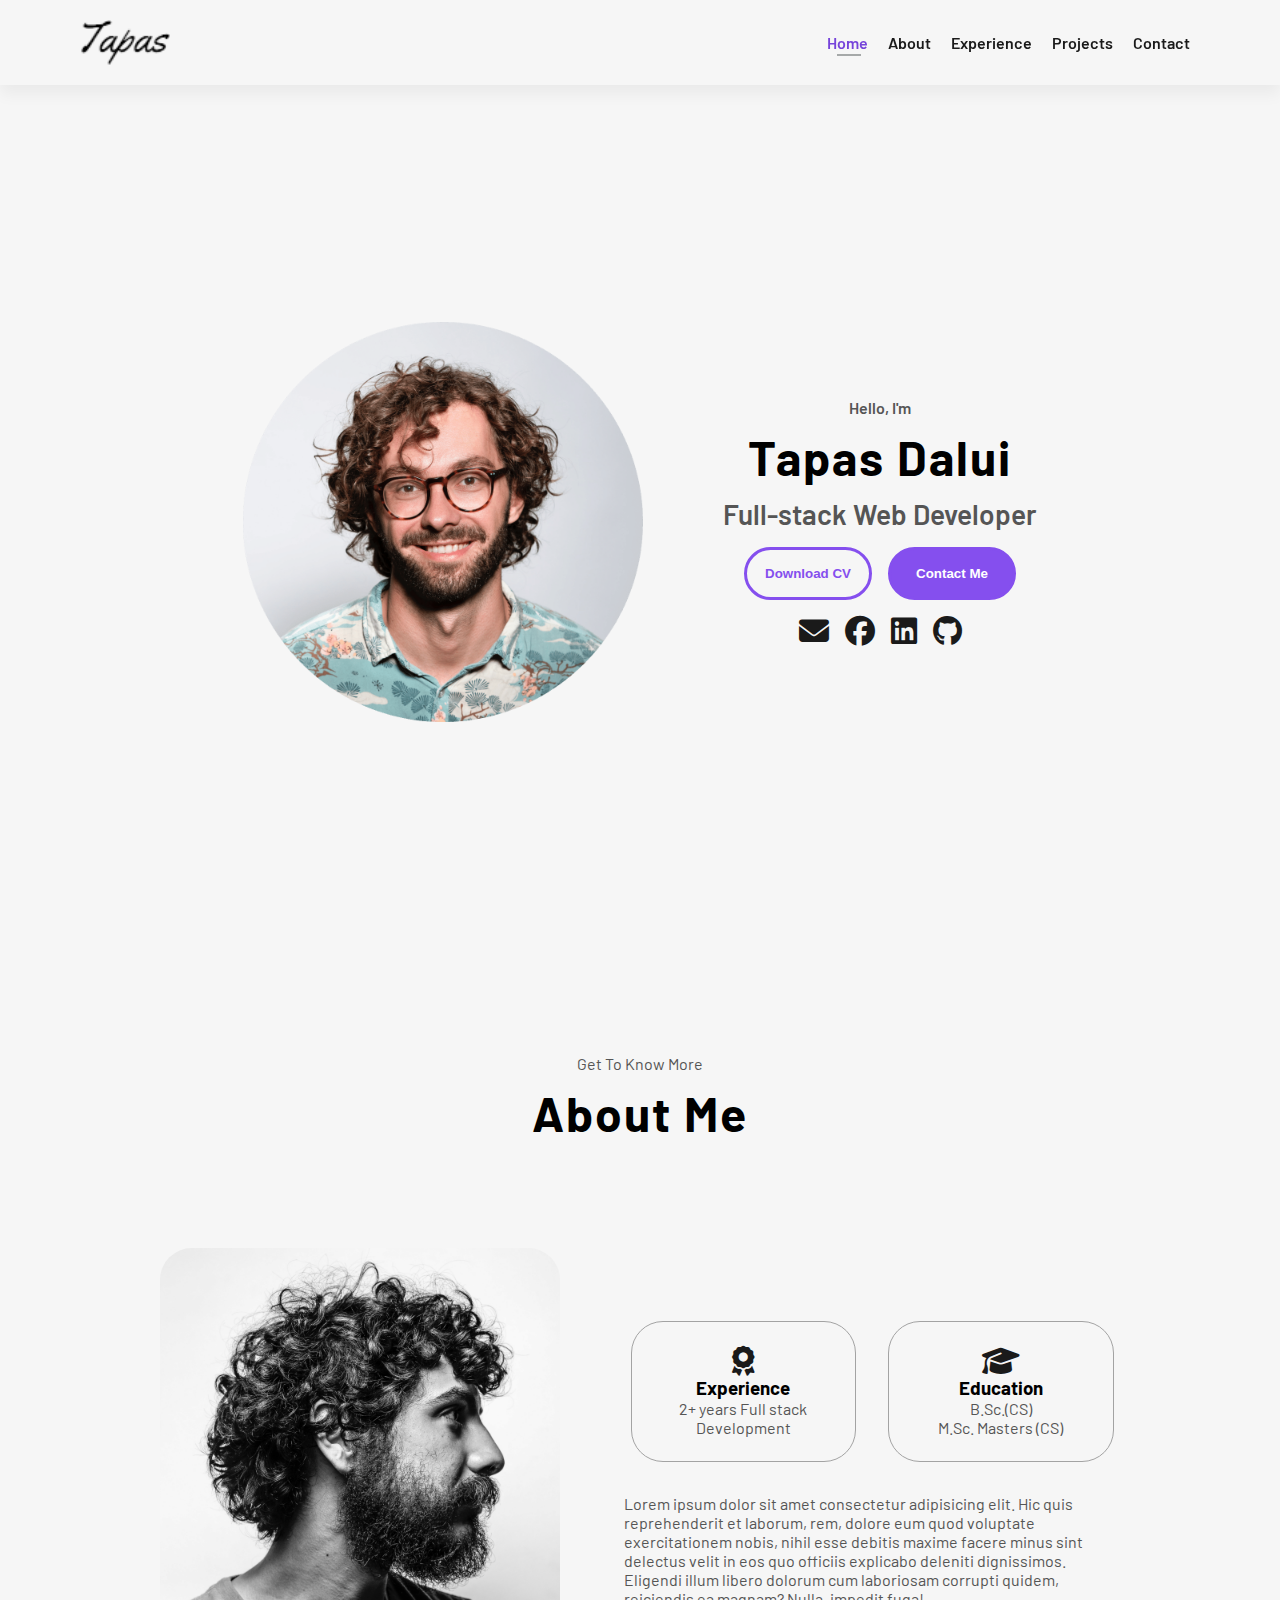
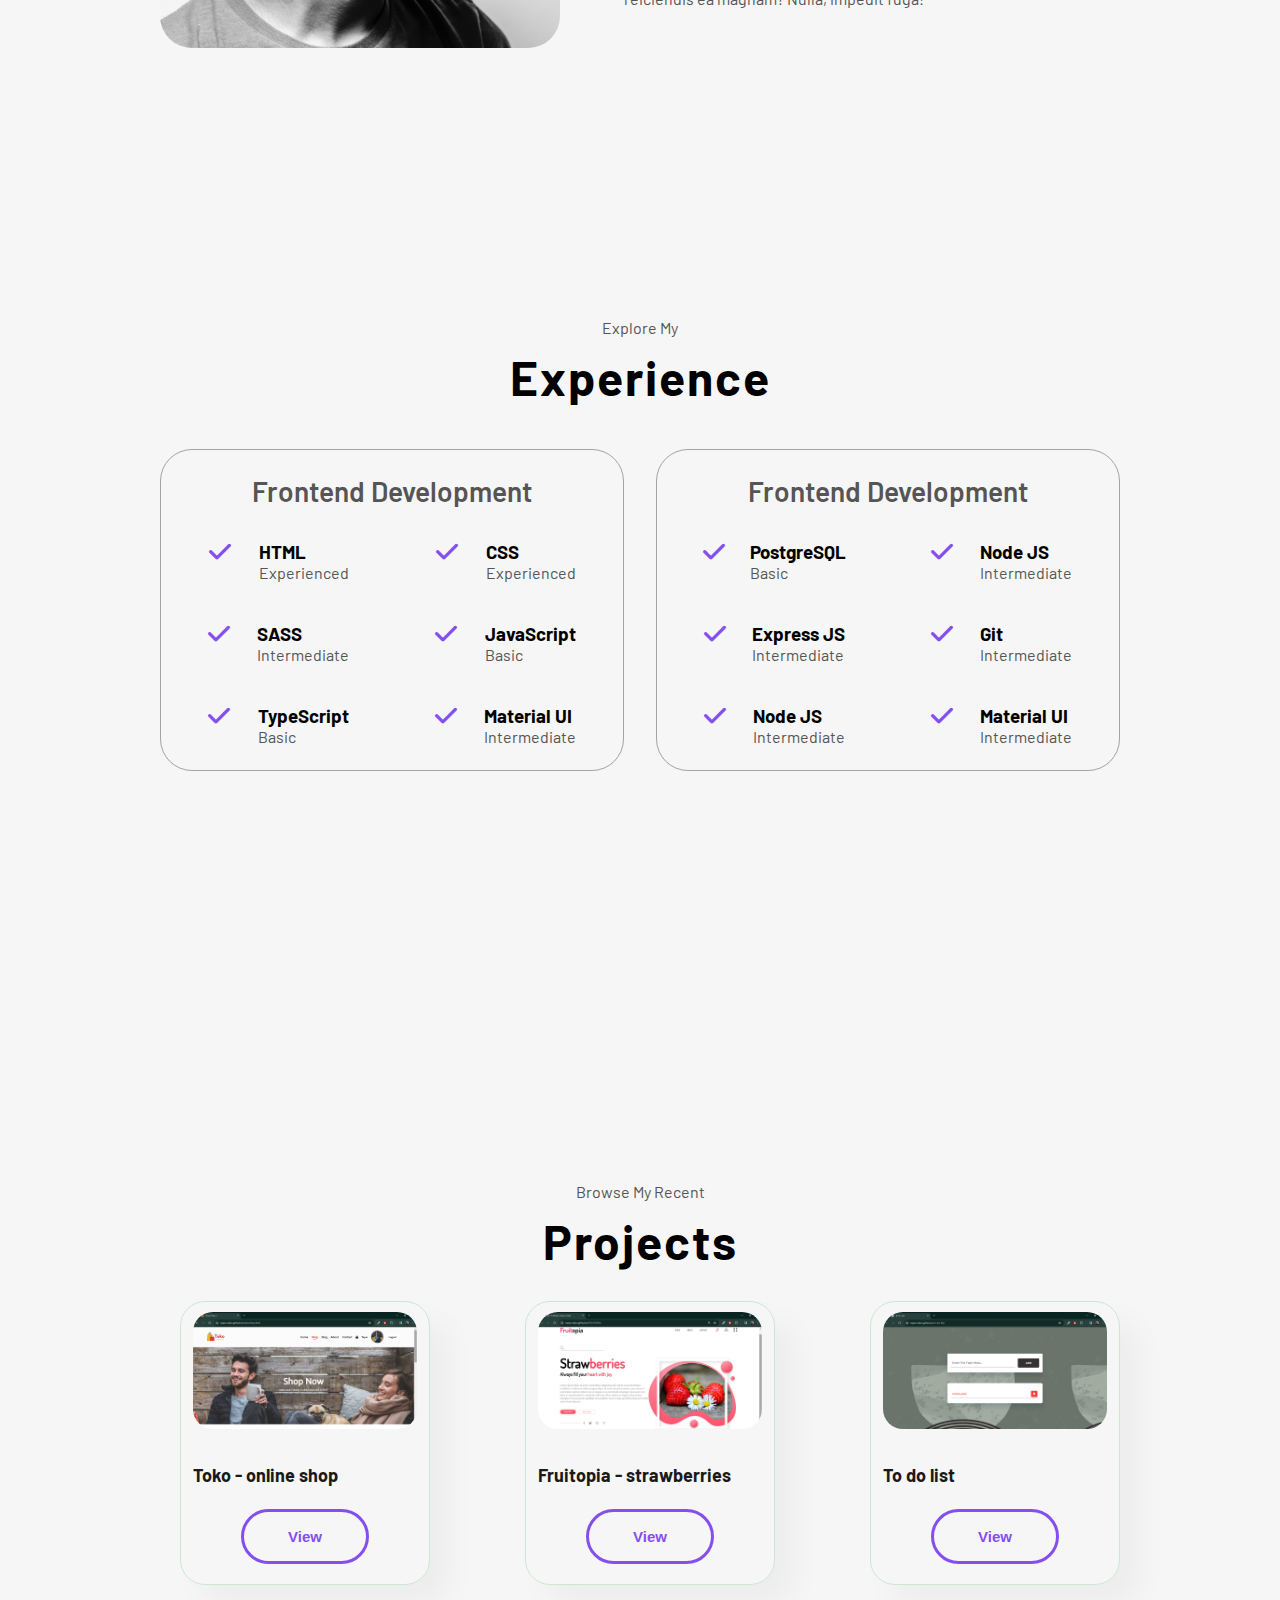
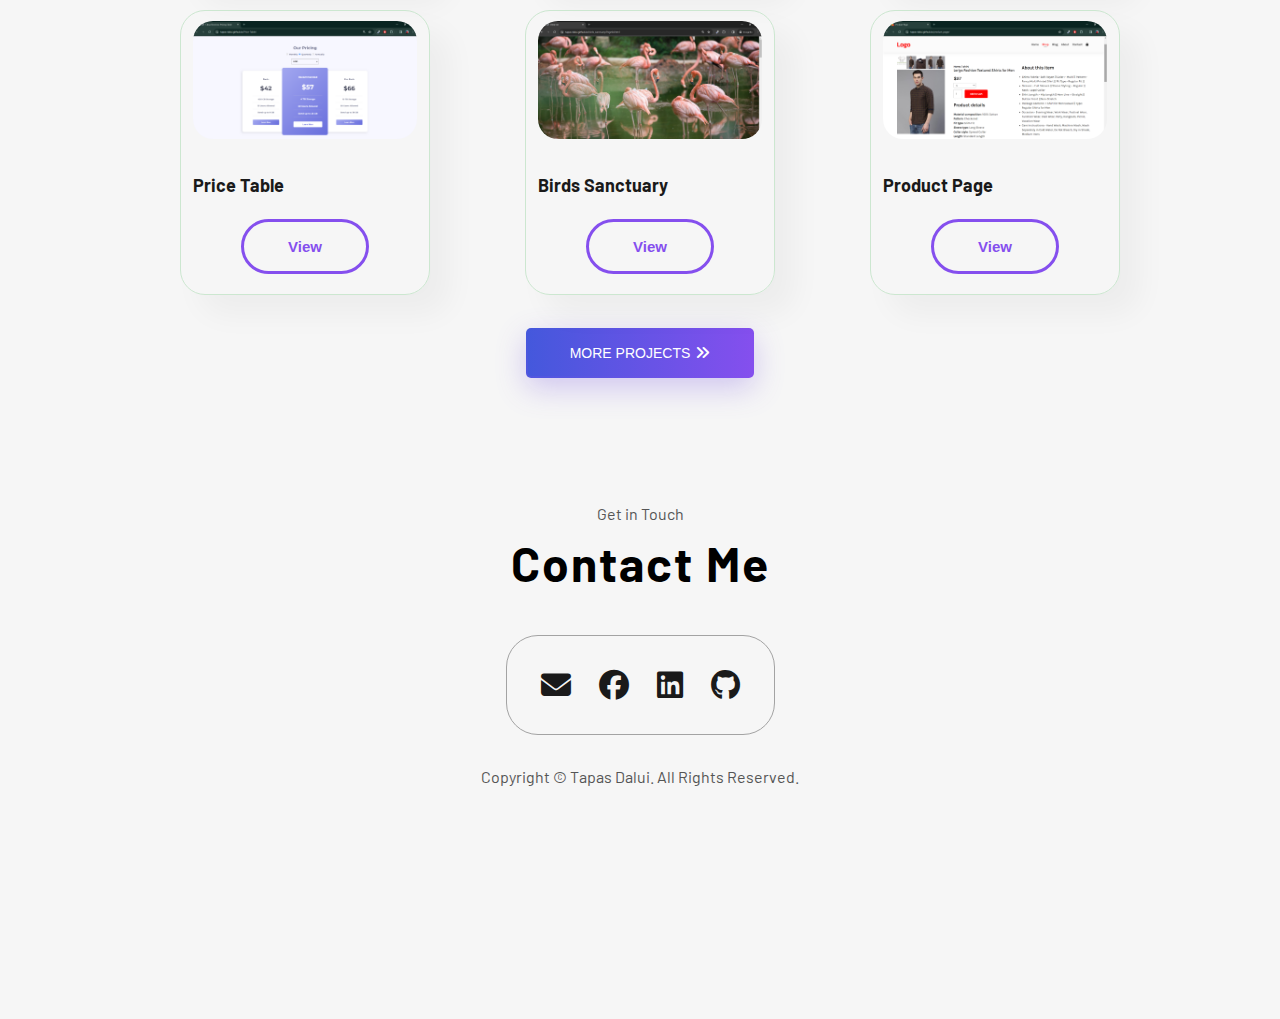
<file: index.html>
<!DOCTYPE html>
<html lang="en">
  <head>
    <meta charset="UTF-8" />
    <meta http-equiv="X-UA-Compatible" content="IE=edge" />
    <meta name="viewport" content="width=device-width, initial-scale=1.0" />
    <link rel="icon" href="img/profile-pic.png" type="image/x-icon">
    <title>Tapas Dalui | Portfolio</title>

    <!--==== Fontawesome ====-->
    <link rel="stylesheet" href="https://cdnjs.cloudflare.com/ajax/libs/font-awesome/6.5.1/css/all.min.css" />
    
    <!--==== CSS files =====-->
    <link rel="stylesheet" href="./css/style.css" />
    <link rel="stylesheet" href="./css/mediaqueries.css" />
  </head>
  <body>

    
    <!--Header-->
    <div id="header">
      <img src="img/logo.png" class="logo">
      
      <div>
          <ul id="navbar">
              <li><a class="active" href="#profile">Home</a></li>
              <li><a href="#about">About</a></li>
              <li><a href="#experience">Experience</a></li>
              <li><a href="#projects">Projects</a></li>
              <li><a href="#contact">Contact</a></li>
              <span id="close"><i class="fa-solid fa-xmark"></i></span>    
          </ul>
      </div>
      <div id="mobile">
        <i id="bar" class="fa-solid fa-bars"></i>  
      </div>
    </div>
    
    <section id="profile">
      <div class="section__pic-container">
        <img src="./img/profile-pic.png" alt="Tapas Dalui profile picture" />
      </div>
      <div class="section__text">
        <p class="section__text__p1">Hello, I'm</p>
        <h1 class="title">Tapas Dalui</h1>
        <p class="section__text__p2">Full-stack Web Developer</p>
        <div class="btn-container">
          <button
            class="btn btn-color-2"
            onclick="window.open('./img/resume-example.pdf')"
          >
            Download CV
          </button>
          <button class="btn btn-color-1" onclick="location.href='./#contact'">
            Contact Me
          </button>
        </div>
        <div id="socials-container">
          <a href="mailto:tdalui865@gmail.com"><i class="fa-solid fa-envelope"></i></a>
          <a href=""><i class="fa-brands fa-facebook"></i></a>
          <a href=""><i class="fa-brands fa-linkedin"></i></a>
          <a href="https://github.com/Tapas-Dalui"><i class="fa-brands fa-github"></i></a>
        </div>
      </div>
    </section>
    <section id="about">
      <p class="section__text__p1">Get To Know More</p>
      <h1 class="title">About Me</h1>
      <div class="section-container">
        <div class="section__pic-container">
          <img
            src="./img/about-pic.png"
            alt="Profile picture"
            class="about-pic"
          />
        </div>
        <div class="about-details-container">
          <div class="about-containers">
            <div class="details-container">
              <i class="fa-solid fa-award about-icon"></i>
              <h3>Experience</h3>
              <p>2+ years Full stack Development</p>
            </div>
            <div class="details-container">
              <i class="fa-solid fa-graduation-cap about-icon"></i>
              <h3>Education</h3>
              <p>B.Sc.(CS)<br />M.Sc. Masters (CS)</p>
            </div>
          </div>
          <div class="text-container">
            <p>
              Lorem ipsum dolor sit amet consectetur adipisicing elit. Hic quis
              reprehenderit et laborum, rem, dolore eum quod voluptate
              exercitationem nobis, nihil esse debitis maxime facere minus sint
              delectus velit in eos quo officiis explicabo deleniti dignissimos.
              Eligendi illum libero dolorum cum laboriosam corrupti quidem,
              reiciendis ea magnam? Nulla, impedit fuga!
            </p>
          </div>
        </div>
      </div>
    
    </section>
    <section id="experience">
      <p class="section__text__p1">Explore My</p>
      <h1 class="title">Experience</h1>
      <div class="experience-details-container">
        <div class="about-containers">
          <div class="details-container">
            <h2 class="experience-sub-title">Frontend Development</h2>
            <div class="article-container">
              <article>
                <i class="fa-solid fa-check tick"></i>
                <div>
                  <h3>HTML</h3>
                  <p>Experienced</p>
                </div>
              </article>
              <article>
                <i class="fa-solid fa-check tick"></i>
                <div>
                  <h3>CSS</h3>
                  <p>Experienced</p>
                </div>
              </article>
              <article>
                <i class="fa-solid fa-check tick"></i>
                <div>
                  <h3>SASS</h3>
                  <p>Intermediate</p>
                </div>
              </article>
              <article>
                <i class="fa-solid fa-check tick"></i>
                <div>
                  <h3>JavaScript</h3>
                  <p>Basic</p>
                </div>
              </article>
              <article>
                <i class="fa-solid fa-check tick"></i>
                <div>
                  <h3>TypeScript</h3>
                  <p>Basic</p>
                </div>
              </article>
              <article>
                <i class="fa-solid fa-check tick"></i>
                <div>
                  <h3>Material UI</h3>
                  <p>Intermediate</p>
                </div>
              </article>
            </div>
          </div>
          <div class="details-container">
            <h2 class="experience-sub-title">Frontend Development</h2>
            <div class="article-container">
              <article>
                <i class="fa-solid fa-check tick"></i>
                <div>
                  <h3>PostgreSQL</h3>
                  <p>Basic</p>
                </div>
              </article>
              <article>
                <i class="fa-solid fa-check tick"></i>
                <div>
                  <h3>Node JS</h3>
                  <p>Intermediate</p>
                </div>
              </article>
              <article>
                <i class="fa-solid fa-check tick"></i>
                <div>
                  <h3>Express JS</h3>
                  <p>Intermediate</p>
                </div>
              </article>
              <article>
                <i class="fa-solid fa-check tick"></i>
                <div>
                  <h3>Git</h3>
                  <p>Intermediate</p>
                </div>
              </article>
              <article>
                <i class="fa-solid fa-check tick"></i>
                <div>
                  <h3>Node JS</h3>
                  <p>Intermediate</p>
                </div>
              </article>
              <article>
                <i class="fa-solid fa-check tick"></i>
                <div>
                  <h3>Material UI</h3>
                  <p>Intermediate</p>
                </div>
              </article>
            </div>
          </div>  
        </div>
      </div> 
    </section>

    <section id="projects">
      <p class="section__text__p1">Browse My Recent</p>
      <h1 class="title">Projects</h1>
      <div class="pro-container">
        <div class="pro">
          <img src="img/p1.png" alt="">
          <div class="des">
            <h5>Toko - online shop</h5>
            <div class="btn-container">
              <button class="btn btn-color-2 project-btn view"
                onclick="location.href='https://tapas-dalui.github.io/toko'">
                View
              </button>
            </div>  
          </div>
        </div>
        <div class="pro">
          <img src="img/p2.png" alt="">
          <div class="des">
            <h5>Fruitopia - strawberries</h5>
            <div class="btn-container">
              <button class="btn btn-color-2 project-btn view"
                onclick="location.href='https://tapas-dalui.github.io/FRUITOPIA'">
                View
              </button>
            </div>  
          </div>
        </div>
        <div class="pro">
          <img src="img/p3.png" alt="">
          <div class="des">
            <h5>To do list</h5>
            <div class="btn-container">
              <button class="btn btn-color-2 project-btn view"
                onclick="location.href='https://tapas-dalui.github.io/to-do-list'">
                View
              </button>
            </div>  
          </div>
        </div>
        <div class="pro">
          <img src="img/p4.png" alt="">
          <div class="des">
              <h5>Price Table</h5>
              <div class="btn-container">
                <button class="btn btn-color-2 project-btn view"
                  onclick="location.href='https://tapas-dalui.github.io/Price-Table'">
                  View
                </button>
              </div>  
          </div>
        </div>
        <div class="pro">
          <img src="img/p5.png" alt="">
          <div class="des">
            <h5>Birds Sanctuary</h5>
            <div class="btn-container">
              <button class="btn btn-color-2 project-btn view"
                onclick="location.href='https://tapas-dalui.github.io/birds_sanctuary'">
                View
              </button>
            </div>  
          </div>
        </div>
        <div class="pro">
          <img src="img/p6.png" alt="">
          <div class="des">
            <h5>Product Page</h5>
            <div class="btn-container">
              <button class="btn btn-color-2 project-btn view"
                onclick="location.href='https://tapas-dalui.github.io/product_page'">
                View
              </button>
            </div>    
          </div>   
        </div>           
      </div>
      <div class="project-btn d-flex justify-content-center mt-5">
        <a class="primary_btn" href="projects.html"><span>More Projects<i class="fa-solid fa-angles-right"></i></span></a>		
      </div>
    </section>

    <section id="contact">
      <p class="section__text__p1">Get in Touch</p>
      <h1 class="title">Contact Me</h1>
      <div class="contact-info-upper-container">
        <div class="contact-info-container">
          <a href="mailto:tdalui865@gmail.com"><i class="fa-solid fa-envelope"></i></a>
          <a href=""><i class="fa-brands fa-facebook"></i></a>
          <a href=""><i class="fa-brands fa-linkedin"></i></a>
          <a href="https://github.com/Tapas-Dalui"><i class="fa-brands fa-github"></i></a>
        </div>
      </div>
    </section>

    <footer>
      <p>Copyright &#169; <span id="year"></span> Tapas Dalui. All Rights Reserved.</p>
    </footer>
    <script src="./js/script.js"></script>
  </body>
</html>
</file>
<file: css/style.css>
/* GENERAL */


@import url('https://fonts.googleapis.com/css2?family=Barlow&family=Ubuntu&display=swap');


* {
  margin: 0;
  padding: 0;
  box-sizing: border-box;
}

body {
  width: 100%;
  background: #f6f6f6;
  font-family: 'Barlow', sans-serif;

}

html {
  scroll-behavior: smooth;
}

p {
  color: rgb(85, 85, 85);
}


/*start of header section*/
#header{
  display: flex;
  align-items: center;
  justify-content: space-between;
  padding: 20px 80px;
  background: #f6f6f6;
  box-shadow: 0 9px 15px rgba(0, 0, 0, 0.05);
  z-index: 999;
  position: sticky;
  top: 0;
  left: 0;
}
#header .logo{
  width: 90px;
  
}
#navbar{
  display: flex;
  align-items: center;
  justify-content: center;
 
}

#navbar li{
  list-style: none;
  padding: 0 10px;
  position: relative;
}
#navbar li a{
  text-decoration: none;
  font-size: 16px;
  font-weight: 600;
  color: #1a1a1a;
  transition: 0.3s ease;
}
#navbar li a:hover,#navbar li  a.active
{
  /* font-weight: 900;
  font-size: 17px; */
  color: #7644da;
}
#navbar li a.active::after,
#navbar li a:hover::after{
  content: "";
  width: 40%;
  height: 2px;
  background: #a6a9a9;
  position: absolute;
  bottom: -4px;
  left: 20px;
  transition: 0.3s ease;
}
#mobile{
  display: none;
  align-items: center;
}
#close{
  text-decoration: none;
  display: none;
}



section {
  padding-top: 14vh;
  height: 96vh;
  margin: 0 10rem;
  box-sizing: border-box;
  min-height: fit-content;
}

.section-container {
  display: flex;
  flex-direction: row;
}

/* PROFILE SECTION */

#profile {
  display: flex;
  justify-content: center;
  gap: 5rem;
  height: 90vh;
}

.section__pic-container {
  display: flex;
  height: 400px;
  width: 400px;
  margin: auto 0;
}

.section__text {
  align-self: center;
  text-align: center;
}

.section__text p {
  font-weight: 600;
}

.section__text__p1 {
  text-align: center;
}

.section__text__p2 {
  font-size: 1.75rem;
  margin-bottom: 1rem;
}

.title {
  font-size: 3rem;
  text-align: center;
  letter-spacing: 2px;
  line-height: 80px;
}

#socials-container {
  display: flex;
  justify-content: center;
  margin-top: 1rem;
  gap: 1rem;
}
#socials-container a i:hover{
color: #854fee;
}

/* ICONS */

.icon {
  cursor: pointer;
  height: 2rem;
}

i{
  color: #1a1a1a;
  font-size: 30px;
}

/* BUTTONS */

.btn-container {
  display: flex;
  justify-content: center;
  gap: 1rem;
}

.btn {
  font-weight: 600;
  transition: all 300ms ease;
  padding: 1rem;
  width: 8rem;
  border-radius: 2rem;
}

.btn-color-2{
  background-color: #f6f6f6;
  border: #854fee 0.2rem solid;
  color: #854fee;
}

.btn-color-1:hover,
.btn-color-2:hover {
  cursor: pointer;
  border: #854fee 0.2rem solid;
}

.btn-color-1,
.btn-color-2:hover {
  border: #854fee 0.2rem solid;
  background: #854fee;
  color: white;
}

.btn-color-1:hover{
  background: #f6f6f6;
  color: #854fee;
}



.btn-container {
  gap: 1rem;
}

/* ABOUT SECTION */

#about {
  position: relative;
  /* margin-top: 100px; */
}

.about-containers {
  gap: 2rem;
  margin-bottom: 2rem;
  margin-top: 2rem;
}

.about-details-container {
  justify-content: center;
  flex-direction: column;
}

.about-containers,
.about-details-container {
  display: flex;
  /* flex-direction: column; */
  align-items: center;
  justify-content: center;
}

.about-pic {
  border-radius: 2rem;
}

.arrow {
  position: absolute;
  right: -5rem;
  bottom: 2.5rem;
}

.details-container {
  padding: 1.5rem;
  flex: 1;
  background: #f6f6f6;
  border-radius: 2rem;
  border: rgb(53, 53, 53) 0.1rem solid;
  border-color: rgb(163, 163, 163);
  text-align: center;
}

.section-container {
  gap: 4rem;
  height: 80%;
}

.section__pic-container {
  height: 400px;
  width: 400px;
  margin: auto 0;
}

/* EXPERIENCE SECTION */

#experience {
  position: relative;
}

.experience-sub-title {
  color: rgb(85, 85, 85);
  font-weight: 600;
  font-size: 1.75rem;
  margin-bottom: 2rem;
}

.experience-details-container {
  display: flex;
  justify-content: center;
  flex-direction: column;
}

.article-container {
  display: flex;
  text-align: initial;
  flex-wrap: wrap;
  flex-direction: row;
  gap: 2.5rem;
  justify-content: space-around;
}

article {
  display: flex;
  width: 10rem;
  justify-content: space-around;
  gap: 0.5rem;
}

article .icon {
  cursor: default;
}

/* PROJECTS SECTION */

#projects .pro-container{
  display: flex;
  justify-content: space-between;
  padding-top: 20px;
  flex-wrap: wrap;
}
#projects .pro{
  width: 23%;
  min-width: 250px;
  padding: 10px 12px;
  margin-bottom: 25px;
  border: 1px solid #cce7d0;
  border-radius: 25px;
  cursor: pointer;
  box-shadow: 20px 20px 30px rgba(0, 0, 0, 0.04);
  transition: 0.2s ease;
  position: relative;
}
#projects .pro:hover{
  box-shadow: 20px 20px 30px rgba(0, 0, 0, 0.08);
}
#projects .pro img{
  width: 100%;
  border-radius: 20px;
}
#projects .pro .des{
  text-align: start;
  padding: 10px 0;

}

#projects .pro .des h5{
  padding-top: 7px;
  color: #1a1a1a;
  font-size: 18px;
  margin: 15px 0px;

}
.view{
  font-size: 15px;
}

.project-btn{
  display: flex;
  align-items: center;
  justify-content: center;
  margin-top: 8px;
}
.project-btn a{
  text-decoration: none;
}

.primary_btn {
  display: inline-block;
  color: #fff;
  letter-spacing: 0px;
  font-family: "Rubik", sans-serif;
  font-weight: 500;
  font-size: 14px;
  line-height: 46px;
  outline: none !important;
  text-align: center;
  cursor: pointer;
  text-transform: uppercase;
  border-radius: 5px;
  background-origin: border-box;
  background-clip: content-box, border-box;
  background-image: linear-gradient(to right, #4458dc 0%, #854fee 100%), radial-gradient(circle at top left, #4458dc, #854fee);
  border: double 2px transparent;
  box-shadow: 0px 10px 30px rgba(118, 85, 225, 0.3); 
  transition: all 3s ease-in;
}

.primary_btn span {
  padding: 0 42px; 
  text-decoration: none;
}
.primary_btn span i{
  margin-left: 5px;
  font-size: 15px; 
  color: #fff;
  
}

.primary_btn:hover span i{
  transform: translateX(5px);
}
 

/* CONTACT */

#contact {
  display: flex;
  justify-content: center;
  flex-direction: column;
  height: 70vh;
}

.contact-info-upper-container {
  display: flex;
  justify-content: center;
  border-radius: 2rem;
  border: rgb(53, 53, 53) 0.1rem solid;
  border-color: rgb(163, 163, 163);
  background: (250, 250, 250);
  margin: 2rem auto;
  padding: 0.5rem;
}

.contact-info-container {
  display: flex;
  align-items: center;
  justify-content: space-between;
  gap: 0.5rem;
  margin: 1rem;
}

.contact-info-container a {
  margin: 10px;
}
.contact-info-container a i:hover{
 color: #854fee;
}

.contact-icon {
  cursor: default;
}

.email-icon {
  height: 2.5rem;
}

/* FOOTER SECTION */

footer {
  height: 28vh;
  margin: 0 1rem;
}

footer p {
  text-align: center;
}
.tick{
  color: #854fee;
  font-size: 25px;
}


/** Project Page*/

.project-btn .button{
  display: inline-block;
  padding: 10px 20px;
  margin: 5px;
  background-color: #c8d1d8;
  color: #1a1a1a;
  font-style: 12px;
  font-weight: 800;
  text-transform: uppercase;
  letter-spacing: 1px;
  transition: all 0.4s;
  border: none;
  border-radius: 5px;
  outline: none;
  cursor: pointer;
}

.project-btn .button.active, 
.project-btn .button:hover{
  background-color: #7644da;
  color: #f6f6f6;
}
/* .project-btn .button:hover{
  background-color: var(--primary-clr);
  color: var(--body-clr);
} */

.logo1{
  position: fixed;
  margin: 30px 25px;
}

.logo1:hover i{
  
 
  transform: translateX(-5px);
}
.logo1 a, .logo1 i{
  color: #7644da;
  /* text-decoration: none; */
  font-size: 20px;
  font-weight: bold;
}
/* .pro.cloud, .pro.php,.pro.react{
  margin-left: 20px;
} */
.pro{
  margin-left: 20px;
}
</file>
<file: css/mediaqueries.css>
@media screen and (max-width: 1400px) {
  #profile {
    height: 83vh;
    margin-bottom: 6rem;
  }
  .about-containers {
    flex-wrap: wrap;
  }
  #contact,
  #projects {
    height: fit-content;
  }
  
}

@media screen and (max-width: 1200px) {
  #desktop-nav {
    display: none;
  }
  #hamburger-nav {
    display: flex;
  }
  #experience,
  .experience-details-container {
    margin-top: 2rem;
  }
  #profile,
  .section-container {
    display: block;
  }
  .arrow {
    display: none;
  }
  section,
  .section-container {
    height: fit-content;
  }
  section {
    margin: 0 5%;
  }
  .section__pic-container {
    width: 275px;
    height: 275px;
    margin: 0 auto 2rem;
  }
  .about-containers {
    margin-top: 0;
  }
  .logo1{
    display: none;
  }
}


@media (max-width:799px) {
  .section-p1{
      padding: 40px 40px;
  }
  /*start of navbar*/
  #navbar{
      display: flex;
      flex-direction: column;
      align-items: flex-start;
      justify-content: flex-start;
      position: fixed;
      top: 0;
      right: -300px;
      height: 100vh;
      width: 300px;
      background: #ffffff;
      box-shadow: 0 40px 60px rgba(0, 0, 0, 0.01);
      padding: 80px 0 0 10px;
      transition: 0.3s ease;
     
  }
  #navbar.active{
      right: 0;
  }
  #navbar li{
      margin-bottom: 25px;
  }
  #mobile{
      display: flex;
      align-items: center;
  }
  #mobile i{
      color: #1a1a1a;
      font-size: 24px;
      padding-left: 25px;
  }
  #close{
      display: flex;
      position: absolute;
      top: 30px;
      left: 30px;
      color: #222;
      font-size: 25px;

  }
  #lg-bag{
      display: none;
  }
  /*end of navbar*/
}

@media screen and (max-width: 600px) {
  #contact,
  footer {
    height: 40vh;
  }
  #profile {
    height: 83vh;
    margin-bottom: 0;
  }
  article {
    font-size: 1rem;
  }
  footer nav {
    height: fit-content;
    margin-bottom: 2rem;
  }
  .about-containers,
  .contact-info-upper-container,
  .btn-container {
    flex-wrap: wrap;
  }
  .contact-info-container {
    margin: 0;
  }
  .contact-info-container p,
  .nav-links li a {
    font-size: 1rem;
  }
  .experience-sub-title {
    font-size: 1.25rem;
  }
  .logo {
    font-size: 1.5rem;
  }
  .nav-links {
    flex-direction: column;
    gap: 0.5rem;
    text-align: center;
  }
  .section__pic-container {
    width: auto;
    height: 46vw;
    justify-content: center;
  }
  .section__text__p2 {
    font-size: 1.25rem;
  }
  .title {
    font-size: 2rem;
  }
  .text-container {
    text-align: justify;
  }
  #projects .pro{
    width: 100%;
  }
}
</file>
